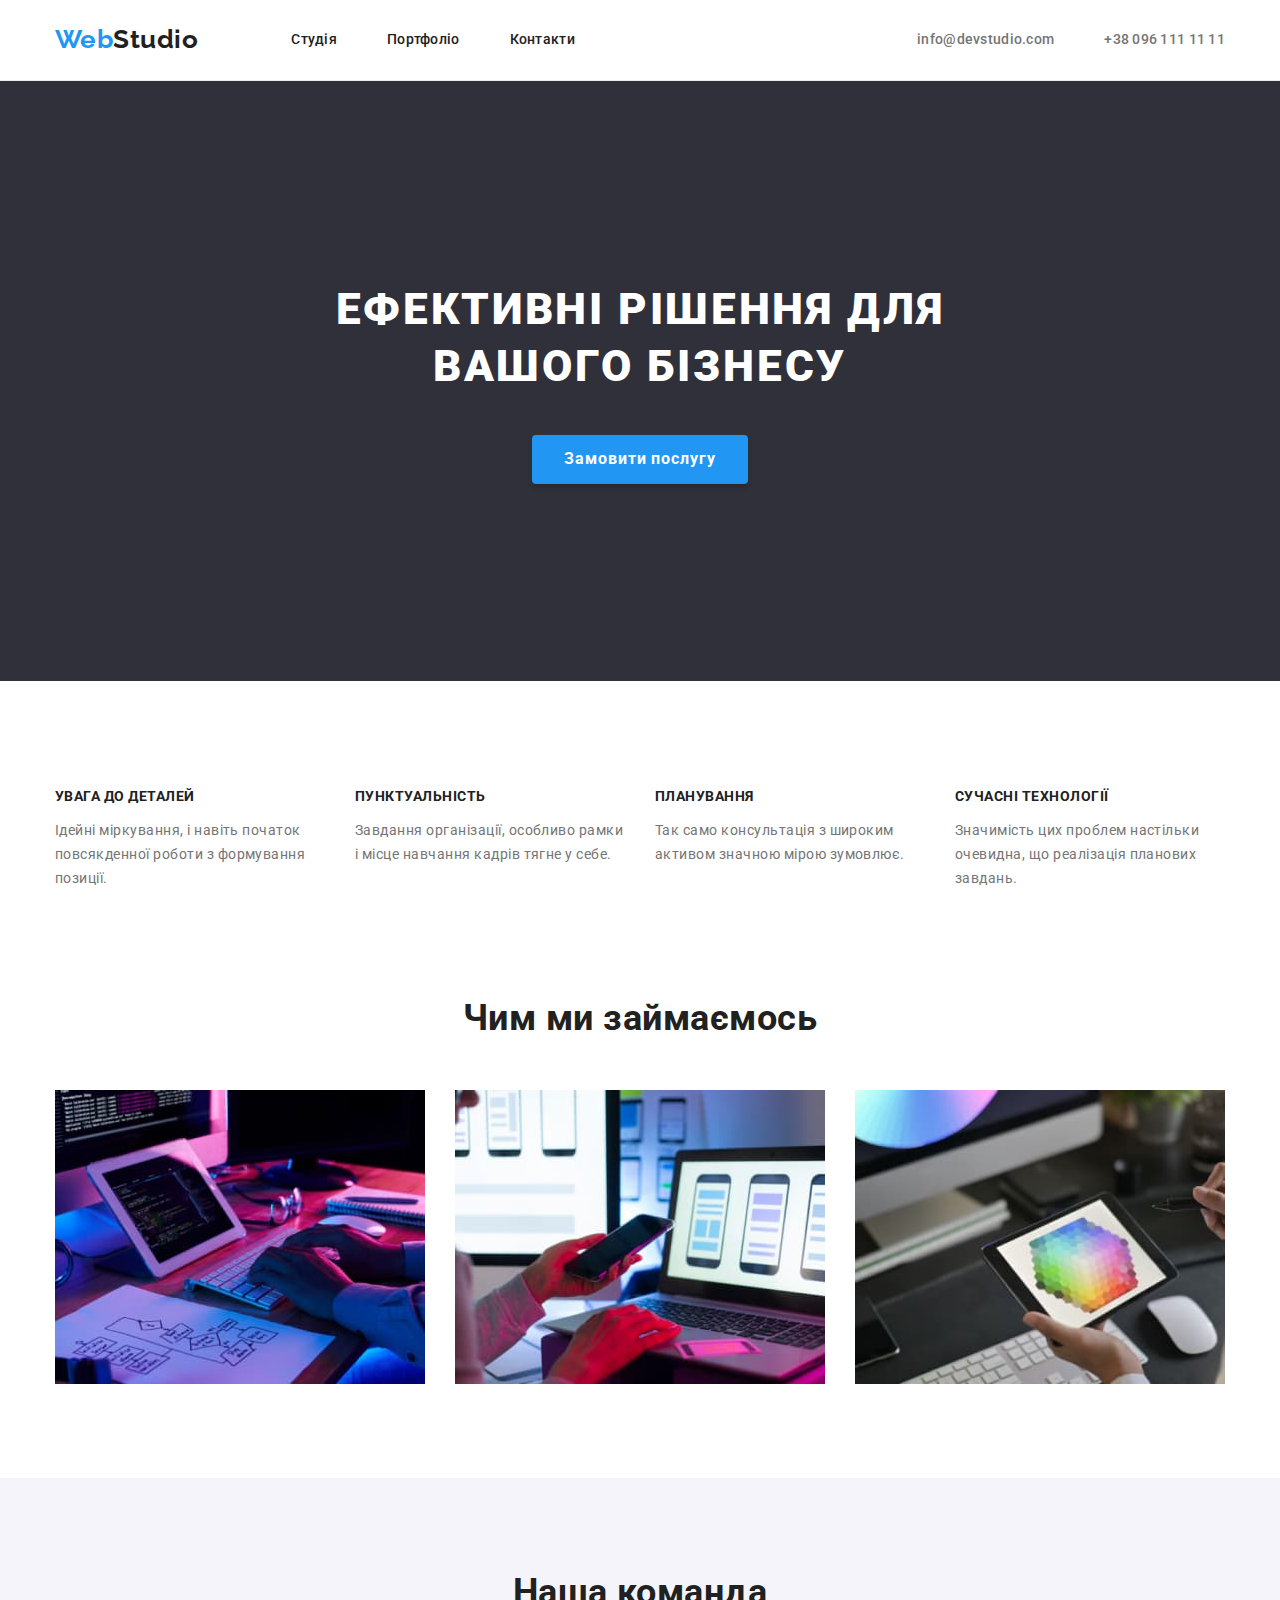
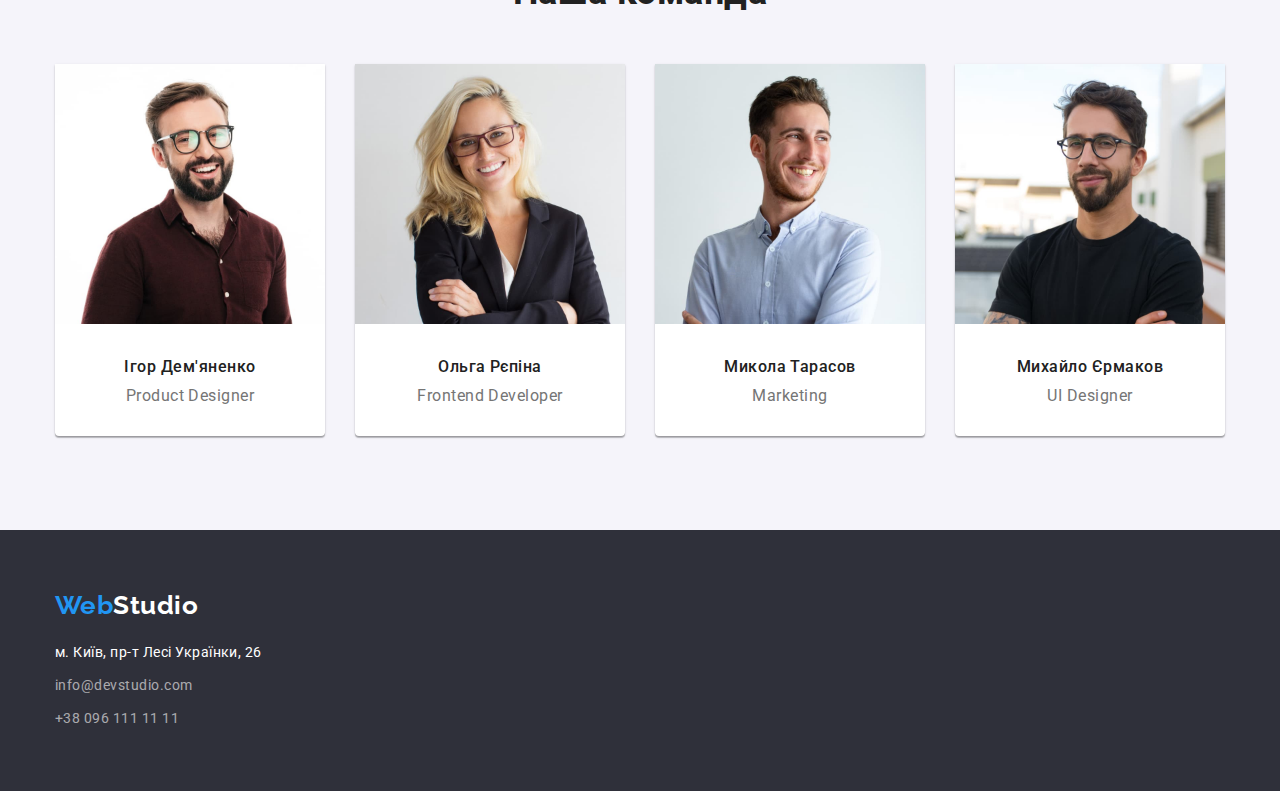
<file: index.html>
<!DOCTYPE html>
<html lang="uk">

<head>
    <meta charset="UTF-8">
    <meta http-equiv="X-UA-Compatible" content="IE=edge">
    <meta name="viewport" content="width=device-width, initial-scale=1.0">
    <title>Document</title>
    <link rel="stylesheet" href="https://fonts.googleapis.com/css2?family=Raleway:wght@700&family=Roboto:wght@400;500;700;900&display=swap">
    <link rel="stylesheet" href="https://cdnjs.cloudflare.com/ajax/libs/modern-normalize/1.1.0/modern-normalize.min.css">
    <link rel="stylesheet" href="./css/styles.css">
</head>

<body>
    <!-- Шапка -->
    <header class="header">
        <div class="container">
            <nav class="main-nav">
                <a href="./index.html" class="logo"><span class="logo-blue">Web</span>Studio</a>
                <ul class="social-links">
                    <li class="item"><a href="./index.html" class="link">Студія</a></li>
                    <li class="item"><a href="./portfolio.html" class="link">Портфоліо</a></li>
                    <li class="item"><a href="" class="link">Контакти</a></li>
                </ul>
                <ul class="contacts">
                    <li class="item"><a href="mailto:info@devstudio.com" class="link">info@devstudio.com</a></li>
                    <li class="item"><a href="tel:+380961111111" class="link">+38 096 111 11 11</a></li>
                </ul>
            </nav>
        </div>
    </header>
    <main>
        <!-- Головний заголовок-->
        <section class="section-hero">
            <h1 class="hero-title">Ефективні рішення для вашого бізнесу</h1>
            <button type="button">Замовити послугу</button>
        </section>
        <!-- Наші переваги-->
        <section class="section">
            <div class="container">
                <h2 class="hidden-title">Наші переваги</h2>
                <ul class="advantages">
                    <li class="item">
                        <h3>Увага до деталей</h3>
                        <p>Ідейні міркування, і навіть початок повсякденної роботи з формування позиції.</p>
                    </li>
                    <li class="item">
                        <h3>Пунктуальність</h3>
                        <p>Завдання організації, особливо рамки і місце навчання кадрів тягне у себе.</p>
                    </li>
                    <li class="item">
                        <h3>Планування</h3>
                        <p>Так само консультація з широким активом значною мірою зумовлює.</p>
                    </li>
                    <li class="item">
                        <h3>Сучасні технології</h3>
                        <p>Значимість цих проблем настільки очевидна, що реалізація планових завдань.</p>
                    </li>
                </ul>
            </div>
        </section>
    
        <section class="section-activity">
            <div class="container">
                <h2 class="section-title">Чим ми займаємось</h2>
                <ul class="activity">
                    <li class="pic"><img src="images/img1.jpg" alt="Програми для ПК" width="370" height="294"></li>
                    <li class="pic"><img src="images/img2.jpg" alt="Додатки для смартфонів" width="370" height="294"></li>
                    <li class="pic"><img src="images/img3.jpg" alt="Дизайнерські рішення" width="370" height="294"></li>
                </ul>
            </div>
        </section>
        <!-- Наша команда-->
        <section class="team-section">
            <div class="container">
                <h2 class="section-title">Наша команда</h2>
                <ul class="team">
                    <li class="member"><img src="images/img4.jpg" alt="Ігор Дем'яненко" width="270" height="260">
                        <div class="member-info">
                            <h3>Ігор Дем'яненко</h3>
                            <p lang="en">Product Designer</p>
                        </div>
                    
                    </li>
                    <li class="member"><img src="images/img5.jpg" alt="Ольга Рєпіна" width="270" height="260">
                        <div class="member-info">
                            <h3>Ольга Рєпіна</h3>
                            <p lang="en">Frontend Developer</p>
                        </div>
                    </li>
                    <li class="member"><img src="images/img6.jpg" alt="Микола Тарасов" width="270" height="260">
                        <div class="member-info">
                            <h3>Микола Тарасов</h3>
                            <p lang="en">Marketing</p>
                        </div>
                    </li>
                    <li class="member"><img src="images/img7.jpg" alt="Михайло Єрмаков" width="270" height="260">
                        <div class="member-info">
                            <h3>Михайло Єрмаков</h3>
                            <p lang="en">UI Designer</p>
                        </div>
                    </li>
                </ul>
            </div>
        </section>
    </main>
    <!-- Footer-->
    <footer class="footer">
        <div class="container">
            <a href="./index.html" class="logo-light"><span class="logo-blue">Web</span>Studio</a>
            <address>
                <ul class="bottom-information">
                    <li class="item">м. Київ, пр-т Лесі Українки, 26</li>
                    <li class="item"><a href="mailto:info@devstudio.com">info@devstudio.com</a></li>
                    <li class="item"><a href="tel:+380961111111">+38 096 111 11 11</a></li>
                </ul>
            </address>
        </div>
    </footer>
</body>
</html>
</file>
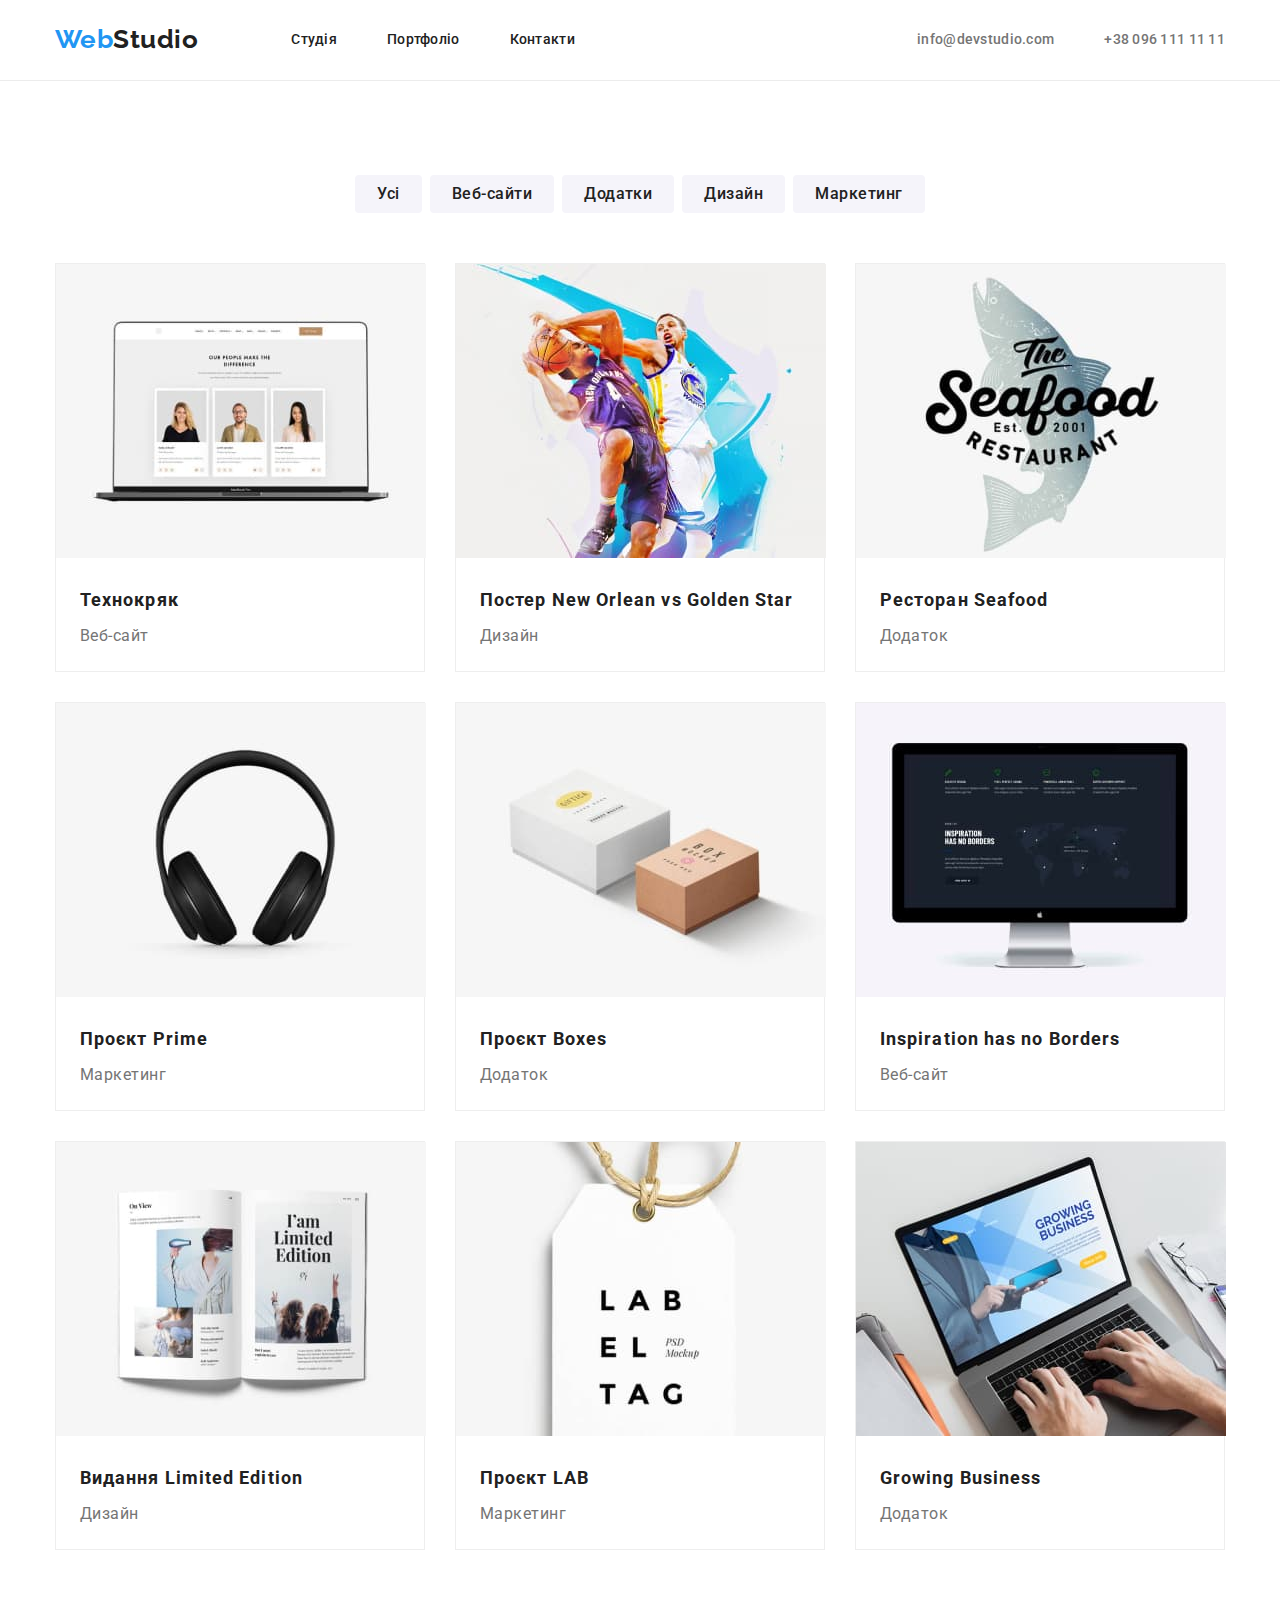
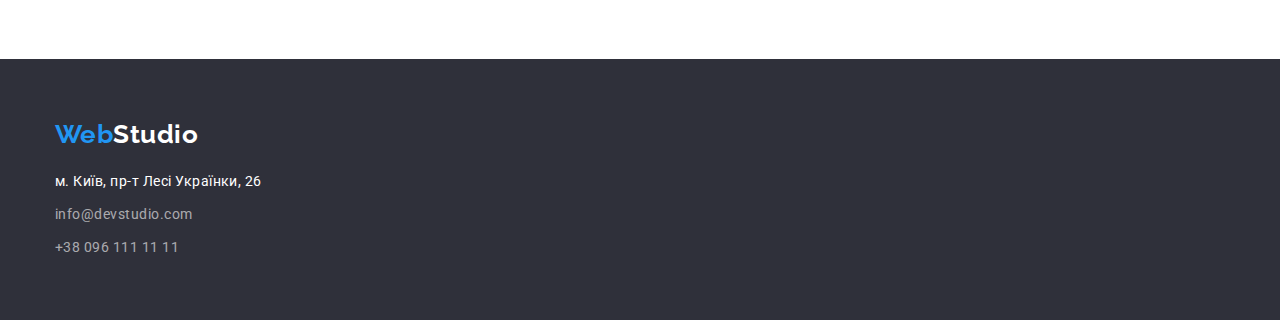
<file: portfolio.html>
<!DOCTYPE html>
<html lang="en">
<head>
    <meta charset="UTF-8">
    <meta http-equiv="X-UA-Compatible" content="IE=edge">
    <meta name="viewport" content="width=device-width, initial-scale=1.0">
    <title>Document</title>
    <link href="https://fonts.googleapis.com/css2?family=Raleway:wght@700&family=Roboto:wght@400;500;700;900&display=swap" rel="stylesheet">
    <link rel="stylesheet" href="https://cdnjs.cloudflare.com/ajax/libs/modern-normalize/1.1.0/modern-normalize.min.css">
    <link href="./css/styles.css" rel="stylesheet">
</head>
<body>
    <header class="header">
        <div class="container">
            <nav class="main-nav">
                <a href="./index.html" class="logo"><span class="logo-blue">Web</span>Studio</a>
                <ul class="social-links">
                    <li class="item"><a href="./index.html" class="link">Студія</a></li>
                    <li class="item"><a href="./portfolio.html" class="link">Портфоліо</a></li>
                    <li class="item"><a href="" class="link">Контакти</a></li>
                </ul>
                <ul class="contacts">
                    <li class="item"><a href="mailto:info@devstudio.com" class="link">info@devstudio.com</a></li>
                    <li class="item"><a href="tel:+380961111111" class="link">+38 096 111 11 11</a></li>
                </ul>
            </nav>
        </div>
    </header>
    <main>
        <!--Приклади робіт-->
        <section class="section">
            <div class="container">
                <h1 class="hidden-title">Приклади робіт</h1>
                <!--Конопки\фільтр-->
                <ul class="buttons">
                    <li class="item"> <button class="button" type="button">Усі</button></li>
                    <li class="item"> <button class="button" type="button">Веб-сайти</button></li>
                    <li class="item"> <button class="button" type="button">Додатки</button></li>
                    <li class="item"> <button class="button" type="button">Дизайн</button></li>
                    <li class="item"> <button class="button" type="button">Маркетинг</button></li>
                </ul>
                <ul class="examples">
                    <li class="item">
                        <img src="./images/img8.jpg" alt="Portfolio example" width="370" height="294">
                        <div class="item-info">
                            <h2 class="examples-name">Технокряк</h2>
                            <p class="description">Веб-сайт</p>
                        </div>
                    </li>
                    <li class="item">
                        <img src="./images/img9.jpg" alt="Portfolio example" width="370" height="294">
                        <div class="item-info">
                            <h2 class="examples-name">Постер <span lang="en">New Orlean vs Golden Star</span></h2>
                            <p class="description">Дизайн</p>
                        </div>
                    </li>
                    <li class="item">
                        <img src="./images/img10.jpg" alt="Portfolio example" width="370" height="294">
                        <div class="item-info">
                            <h2 class="examples-name">Ресторан <span lang="en">Seafood</span></h2>
                            <p class="description">Додаток</p>
                        </div>
                        
                    </li>
                    <li class="item">
                        <img src="./images/img11.jpg" alt="Portfolio example" width="370" height="294">
                        <div class="item-info">
                            <h2 class="examples-name">Проєкт <span lang="en">Prime</span></h2>
                            <p class="description">Маркетинг</p>
                        </div>
                        
                    </li>
                    <li class="item">
                        <img src="./images/img12.jpg" alt="Portfolio example" width="370" height="294">
                        <div class="item-info">
                            <h2 class="examples-name">Проєкт <span lang="en"></span>Boxes</h2>
                            <p class="description">Додаток</p>
                        </div>
                    
                    </li>
                    <li class="item">
                        <img src="./images/img13.jpg" alt="Portfolio example" width="370" height="294">
                        <div class="item-info">
                            <h2 class="examples-name" lang="en">Inspiration has no Borders</h2>
                            <p class="description">Веб-сайт</p>
                        </div>
                    </li>
                    <li class="item">
                        <img src="./images/img14.jpg" alt="Portfolio example" width="370" height="294">
                        <div class="item-info">
                            <h2 class="examples-name">Видання <span lang="en">Limited Edition</span></h2>
                            <p class="description">Дизайн</p>
                        </div>
                    </li>
                    <li class="item">
                        <img src="./images/img15.jpg" alt="Portfolio example" width="370" height="294">
                        <div class="item-info">
                            <h2 class="examples-name">Проєкт <abbr lang="en">LAB</abbr></h2>
                            <p class="description">Маркетинг</p>
                        </div>
                    </li>
                    <li class="item">
                        <img src="./images/img16.jpg" alt="Portfolio example" width="370" height="294">
                        <div class="item-info">
                            <h2 class="examples-name" lang="en">Growing Business</h2>
                            <p class="description">Додаток</p>
                        </div>
                        
                    </li>
                </ul>
            </div>
        </section>
    </main>
    <!--Footer-->
    <footer class="footer">
        <div class="container">
            <a href="./index.html" class="logo-light"><span class="logo-blue">Web</span>Studio</a>
            <address>
                <ul class="bottom-information">
                    <li class="item">м. Київ, пр-т Лесі Українки, 26</li>
                    <li class="item"><a href="mailto:info@devstudio.com">info@devstudio.com</a></li>
                    <li class="item"><a href="tel:+380961111111">+38 096 111 11 11</a></li>
                </ul>
            </address>
        </div>
    </footer>
</body>
</html>
</file>
<file: css/styles.css>
/* index file */

/* GENERAL selectors*/
:root {
    --brand-color: #2196F3;
    --brand-black-color: #212121;
    --color-background:#FFF;
    --color-background-second: #2F303A;
    --color-text: #757575;
    --color-links: rgba(255, 255, 255, 0.6);
    --main-font: 'Roboto', Arial, Helvetica, sans-serif;
    --font-logo: 'Raleway', Arial, Helvetica, sans-serif;
    --main-letter-spacing: 0.03em;
    --second-letter-spacing: 0.06em;
}
html {
    box-sizing: border-box;
} 
*, *::before, *::after {
    box-sizing: inherit;
}

a {
    text-decoration: none;
}

li {
    list-style-type: none;
    display: flex;
}

body {
    color: var(--brand-black-color);
    background-color: var(--color-background);
    margin: 0;
    font-family: var(--main-font);
    letter-spacing: var(--main-letter-spacing);
}

ul {
    margin: 0;
    padding: 0;
}

/* Шапка */
.header  {
    border-bottom: 1px solid #ECECEC;
}
.main-nav {
    display: flex;
    align-items: center;
}
.logo {
    color: var(--brand-black-color);
    
    text-decoration: none;
    font-family: var(--font-logo);
    font-weight: 700;
    font-size: 26px;
    line-height: 1.2;
}
.logo-blue {
    color: var(--brand-color);
}

.link {
    color: var(--brand-black-color);

    font-weight: 500;
    font-size: 14px;
    line-height: 1.14;
    letter-spacing: 0.02em;
}
.social-links {
    display: flex;
    margin-left: 93px;
}
.social-links .item:not(:last-child) {
    margin-right: 50px;
}
.social-links .link {
    display: block;
    padding-top: 32px;
    padding-bottom: 32px;

}
/*.social-links .item:last-child {
    margin-right: 0;
}*/

/* hover and focus for links */
.link:hover, .link:focus, .link:active {
    color: var(--brand-color);
}
.contacts {
    display: flex;
    margin-left: auto;
}
.contacts .link {
    color: var(--color-text);
    display: inline-block;

}
.contacts .link:hover, .contacts .link:focus {
    color: var(--brand-color);
}
.contacts .item + .item {
    margin-left: 50px;
}

/* Головний заголовок */

.section-hero {
    height: 600px;
    text-align: center;
    background-color: #2F303A;
    padding-top: 200px;
    padding-bottom: 200px;
}


.section-hero .hero-title {
    margin-top: 0;
    margin-bottom: 40px;
    max-width: 696px;
    text-align: center;
    margin-right: auto;
    margin-left: auto;
    font-weight: 900;
    font-size: 44px;
    line-height: 1.3;
    letter-spacing: var(--second-letter-spacing);
    color: var(--color-background); 
    text-transform: uppercase;
    
}
/* Button Замовити послугу */
.section-hero button {
    box-shadow: 0px 4px 4px rgba(0, 0, 0, 0.15);
    border: none;
    border-radius: 4px;
    padding: 10px 32px;
    font-family: var(--main-font);
    font-weight: 700;
    font-size: 16px;
    line-height: 1.8;
    text-align: center;
    letter-spacing: var(--second-letter-spacing);
    color: var(--color-background);
    background-color: var(--brand-color);
}

/* Наші переваги*/


.hidden-title {
    display: none;
}
.advantages {
    display: flex;
    flex-wrap: wrap;
}

.advantages .item {
    width: 270px;
    display: inline-block;
}
.advantages .item:not(:last-child) {
    margin-right: 30px;
}
.advantages h3 {
    width: 270px;
    margin-bottom: 10px;
    font-weight: 700;
    font-size: 14px;
    line-height: 1.14;
    text-transform: uppercase;

    color: var(--brand-black-color);
}
.advantages p {
    width: 270px;
    font-weight: 400;
    font-size: 14px;
    line-height: 1.7;

    color: var(--color-text);
}
/* Чим ми займаємось*/
.section-title {
    margin-top: 0;
    margin-bottom: 50px;
    font-weight: 700;
    font-size: 36px;
    line-height: 1.16;
    text-align: center;

    color: var(--brand-black-color);
}
.pic {
    max-width: 370px;
}
.pic:not(:last-child) {
    margin-right: 30px;
}
/* Наша команда*/
.team {
    display: flex;
    justify-content: center;
}
.team-section {
    background-color: #F5F4FA;
    padding-bottom: 94px;
    padding-top: 94px;
}
.team .member {
    display: inline-block;
    
    width: 270px;
    background: #FFFFFF;
    box-shadow: 0px 1px 3px rgba(0, 0, 0, 0.12), 0px 1px 1px rgba(0, 0, 0, 0.14), 0px 2px 1px rgba(0, 0, 0, 0.2);
    border-radius: 0px 0px 4px 4px;
}
.team .member:not(:last-child) {
    margin-right: 30px;
}

.team h3 {
    font-weight: 500;
    font-size: 16px;
    line-height: 1.18;
    text-align: center;

    color: var(--brand-black-color);

}  
.team p {
    font-size: 16px;
    line-height: 1.18;
    text-align: center;
    margin: 0;

    color: var(--color-text);
}
.member-info {
    padding-top: 30px;
    padding-bottom: 30px;
}
.member-info h3 {
    margin-top: 0;
    margin-bottom: 10px;
}

/* Footer */
.footer {
    display: block;
    background-color: var(--color-background-second);
    padding-top: 60px;
    padding-bottom: 60px;
}
.logo-light {
    display: inline-block;
    font-family: var(--font-logo);
    font-weight: 700;
    font-size: 26px;
    line-height: 1.2;
    margin-bottom: 20px;

    color: var(--color-background);
}

.bottom-information {
    width: 231px;
    display: block;
    font-style: normal;
    font-size: 14px;
    line-height: 1.7;
    
    color: var(--color-background);
}
.bottom-information .item:not(:last-child) {
    display: inline-block;
    margin-bottom: 9px;
}
.bottom-information a {
    font-size: 14px;
    line-height: 1.7;
    
    color: var(--color-links);

}

.bottom-information a:hover {
    color: var(--brand-color);
}

.bottom-information a:focus {
    color: var(--brand-color);
}

/*portfolio*/

.buttons {
    display: flex;
    align-items: center;
    text-align: center;
    justify-content: center;
    margin-bottom: 50px;
}
.buttons .item {
    display: inline-block;
}
.buttons .item:not(:last-child) {
    margin-right: 8px;
}

.button:hover, .button:focus {
    background-color: var(--brand-color);
    color: var(--color-background);
    box-shadow: 0px 3px 1px rgba(0, 0, 0, 0.1), 0px 1px 2px rgba(0, 0, 0, 0.08), 0px 2px 2px rgba(0, 0, 0, 0.12);
}

.button {
    font-family: var(--main-font);
    font-weight: 500;
    font-size: 16px;
    line-height: 1.6;
    text-align: center;
    letter-spacing: var(--main-letter-spacing);

    background-color: #F5F4FA;
    color: var(--brand-black-color);
    border: none;
    border-radius: 4px;
    padding: 6px 22px;
}
.examples {
    display: flex;
    flex-wrap: wrap;
    margin-bottom: -15px;
}
.examples .item {
    display: inline-block;
    width: 370px;
    border: 1px solid #EEEEEE;
    margin-right: 30px;
    margin-bottom: 30px;
}
.examples .item:nth-child(3n) {
    margin-right: 0;
}
.examples .examples-name {
    display: inline-block;
    margin: 0 0 4px 0;
    font-weight: 700;
    font-size: 18px;
    line-height: 2;
    letter-spacing: var(--second-letter-spacing);

    color: var(--brand-black-color);
}
.examples .description {
    font-size: 16px;
    line-height: 1.8;
    margin: 0;
    color: var(--color-text);
}
.item .item-info {
    padding: 20px 24px;
}

.section {
    padding-top: 94px;
    padding-bottom: 94px;
}

.section-activity {
    padding-bottom: 94px;
}
.activity {
    display: flex;
    flex-wrap: wrap;
}
.activity .pic:not(:last-child) {
    margin-right: 30px;
}
.container {
    width: 1200px;
    margin-left: auto;
    margin-right: auto;
    padding-right: 15px;
    padding-left: 15px;  
}
/*Positioning*/
</file>
